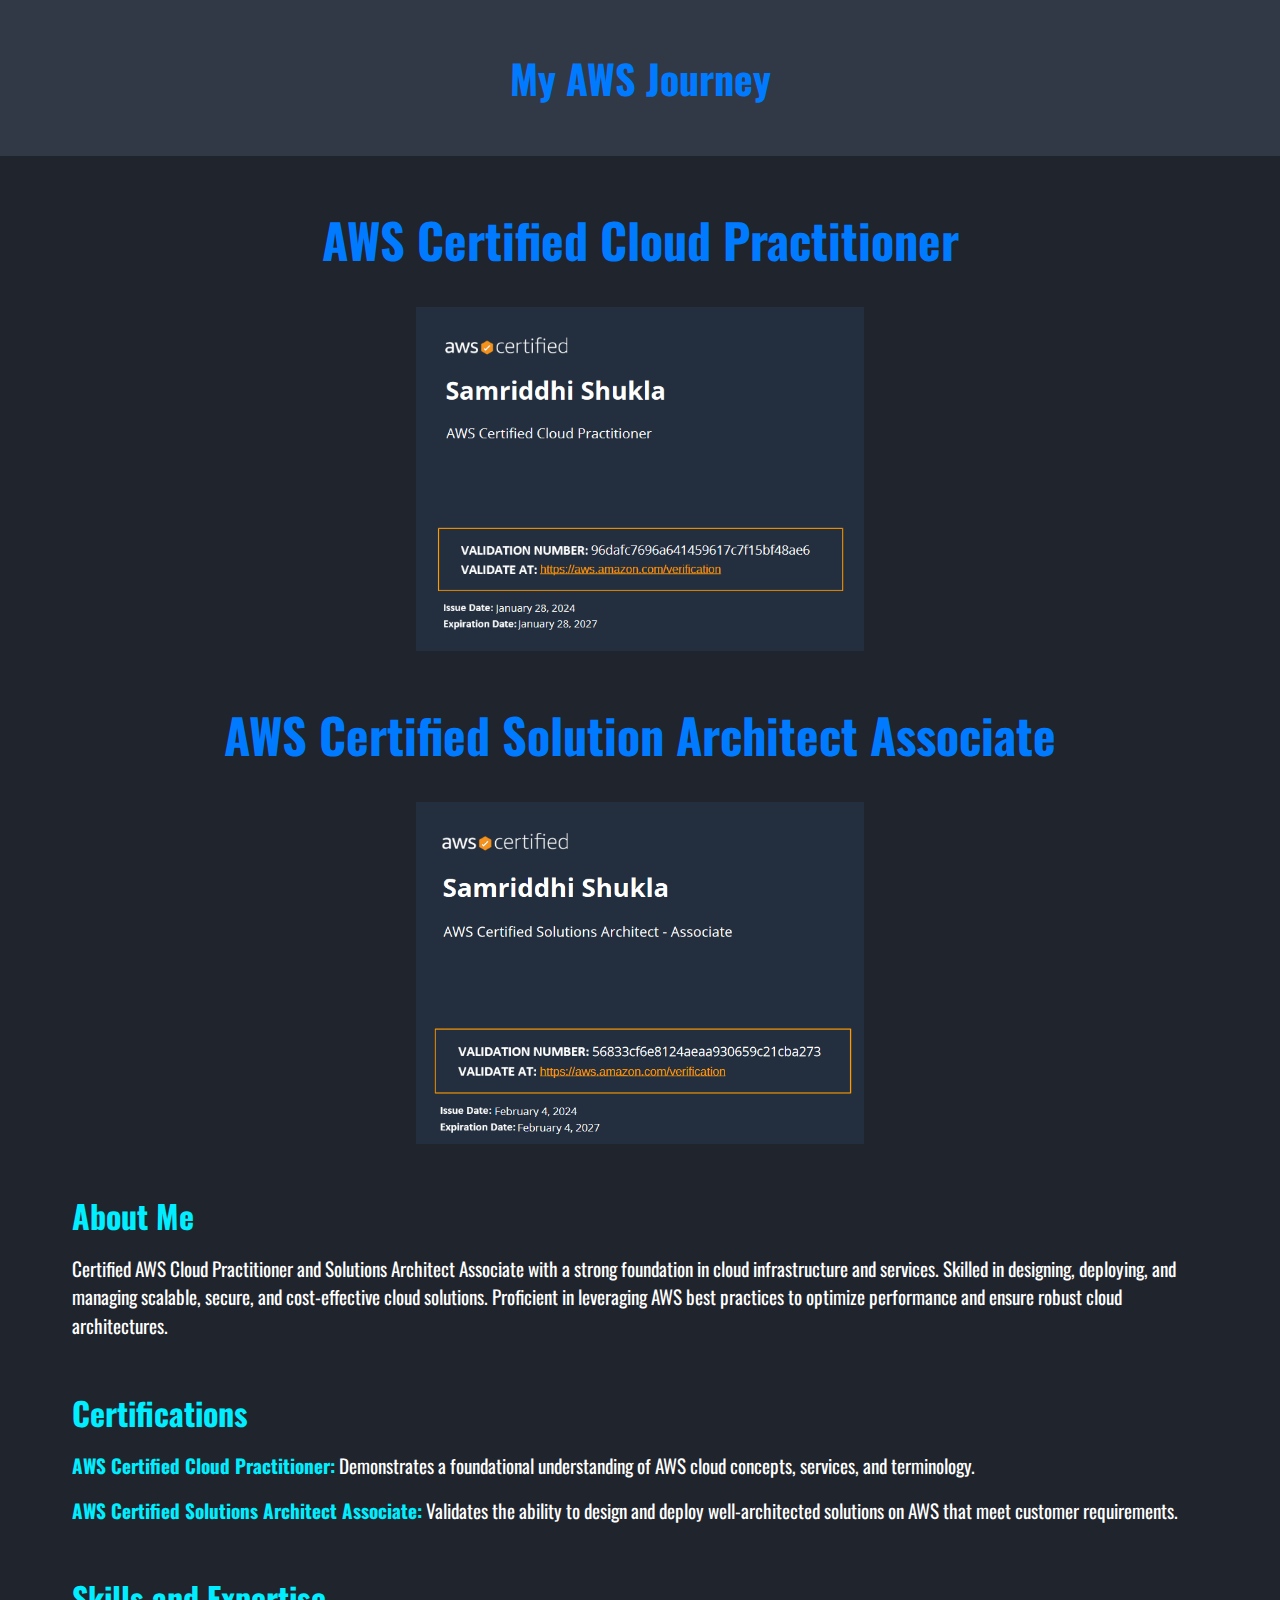
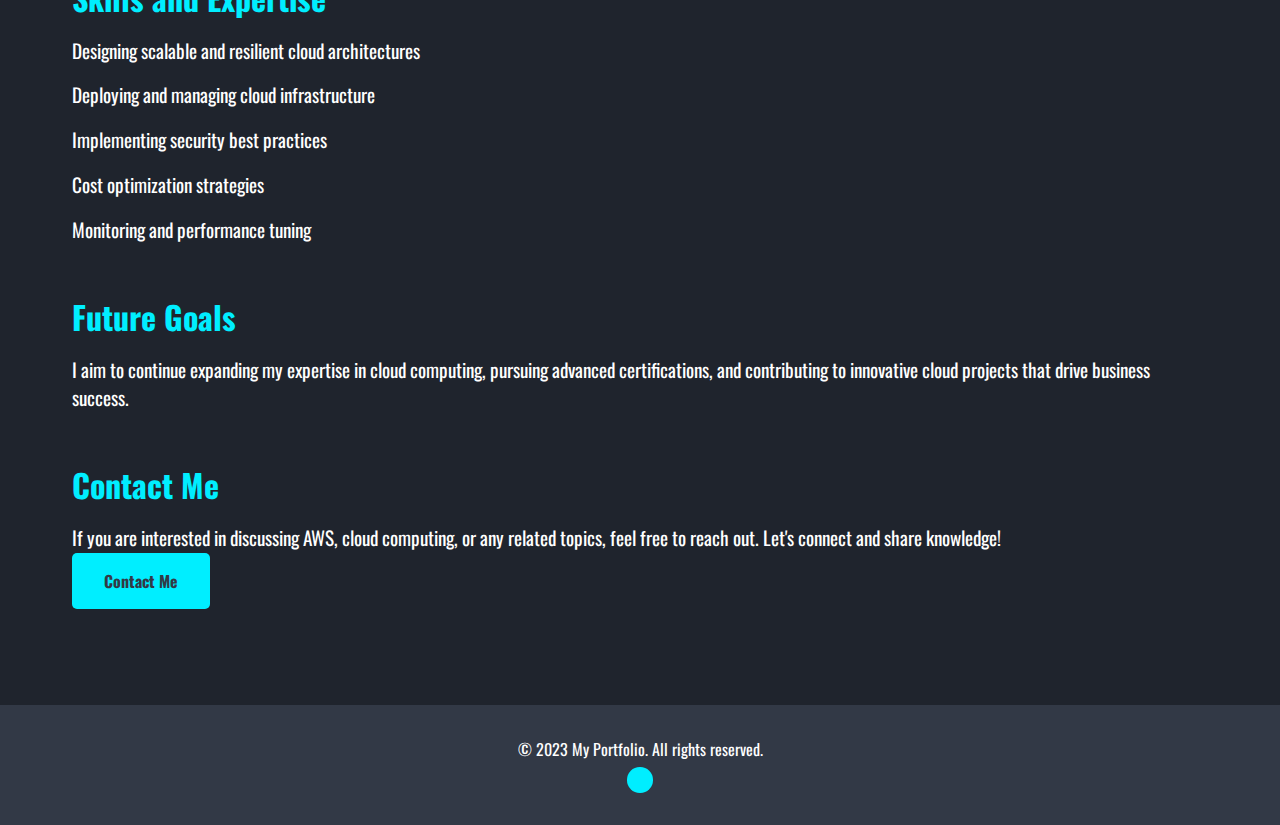
<file: digportfolio/awsread.html>
<!DOCTYPE html>
<html lang="en">
<head>
    <meta charset="UTF-8">
    <meta name="viewport" content="width=device-width, initial-scale=1.0">
    <title>AWS Certified Cloud Practitioner and Solutions Architect Associate</title>
    <link rel="stylesheet" href="css/awsstyle.css">
</head>
<body>
    <header class="header">
        <div class="container">
            <div class="logo">
                <h1>My AWS Journey</h1>
            </div>
        </div>
    </header>

    <section class="aws-journey" id="awsjourney">
        <div class="container">
            <h1 class="heading">AWS Certified Cloud Practitioner </h1>
            <div class="home-img">
                <img src="images/awsCP.png" alt=" ">
            </div>
            <h1 class="heading">AWS Certified Solution Architect Associate</h1>
            <div class="home-img">
                <img src="images/awsSA.png" alt=" ">
            </div>
            <div class="content">
                <div class="section">
                    <h2>About Me</h2>
                    <p>Certified AWS Cloud Practitioner and Solutions Architect Associate with a strong foundation in cloud infrastructure and services. Skilled in designing, deploying, and managing scalable, secure, and cost-effective cloud solutions. Proficient in leveraging AWS best practices to optimize performance and ensure robust cloud architectures.</p>
                </div>
                <div class="section">
                    <h2>Certifications</h2>
                    <ul>
                        <li><b>AWS Certified Cloud Practitioner:</b> Demonstrates a foundational understanding of AWS cloud concepts, services, and terminology.</li>
                        <li><b>AWS Certified Solutions Architect Associate:</b> Validates the ability to design and deploy well-architected solutions on AWS that meet customer requirements.</li>
                    </ul>
                </div>
                <div class="section">
                    <h2>Skills and Expertise</h2>
                    <ul>
                        <li>Designing scalable and resilient cloud architectures</li>
                        <li>Deploying and managing cloud infrastructure</li>
                        <li>Implementing security best practices</li>
                        <li>Cost optimization strategies</li>
                        <li>Monitoring and performance tuning</li>
                    </ul>
                </div>
               
                <div class="section">
                    <h2>Future Goals</h2>
                    <p>I aim to continue expanding my expertise in cloud computing, pursuing advanced certifications, and contributing to innovative cloud projects that drive business success.</p>
                </div>
                <div class="section">
                    <h2>Contact Me</h2>
                    <p>If you are interested in discussing AWS, cloud computing, or any related topics, feel free to reach out. Let's connect and share knowledge!</p>
                    <a href="https://www.linkedin.com/in/samriddhi-shukla-90a04320b" class="btn">Contact Me</a>
                </div>
            </div>
        </div>
    </section>

    <footer class="footer">
        <div class="footer-text">
            <p>&copy; 2023 My Portfolio. All rights reserved.</p>
        </div>
        <div class="footer-iconTop">
            <a href="#home"><i class='bx bx-up-arrow-alt' ></i></a>
        </div>
    </footer>
</body>
</html>
</file>
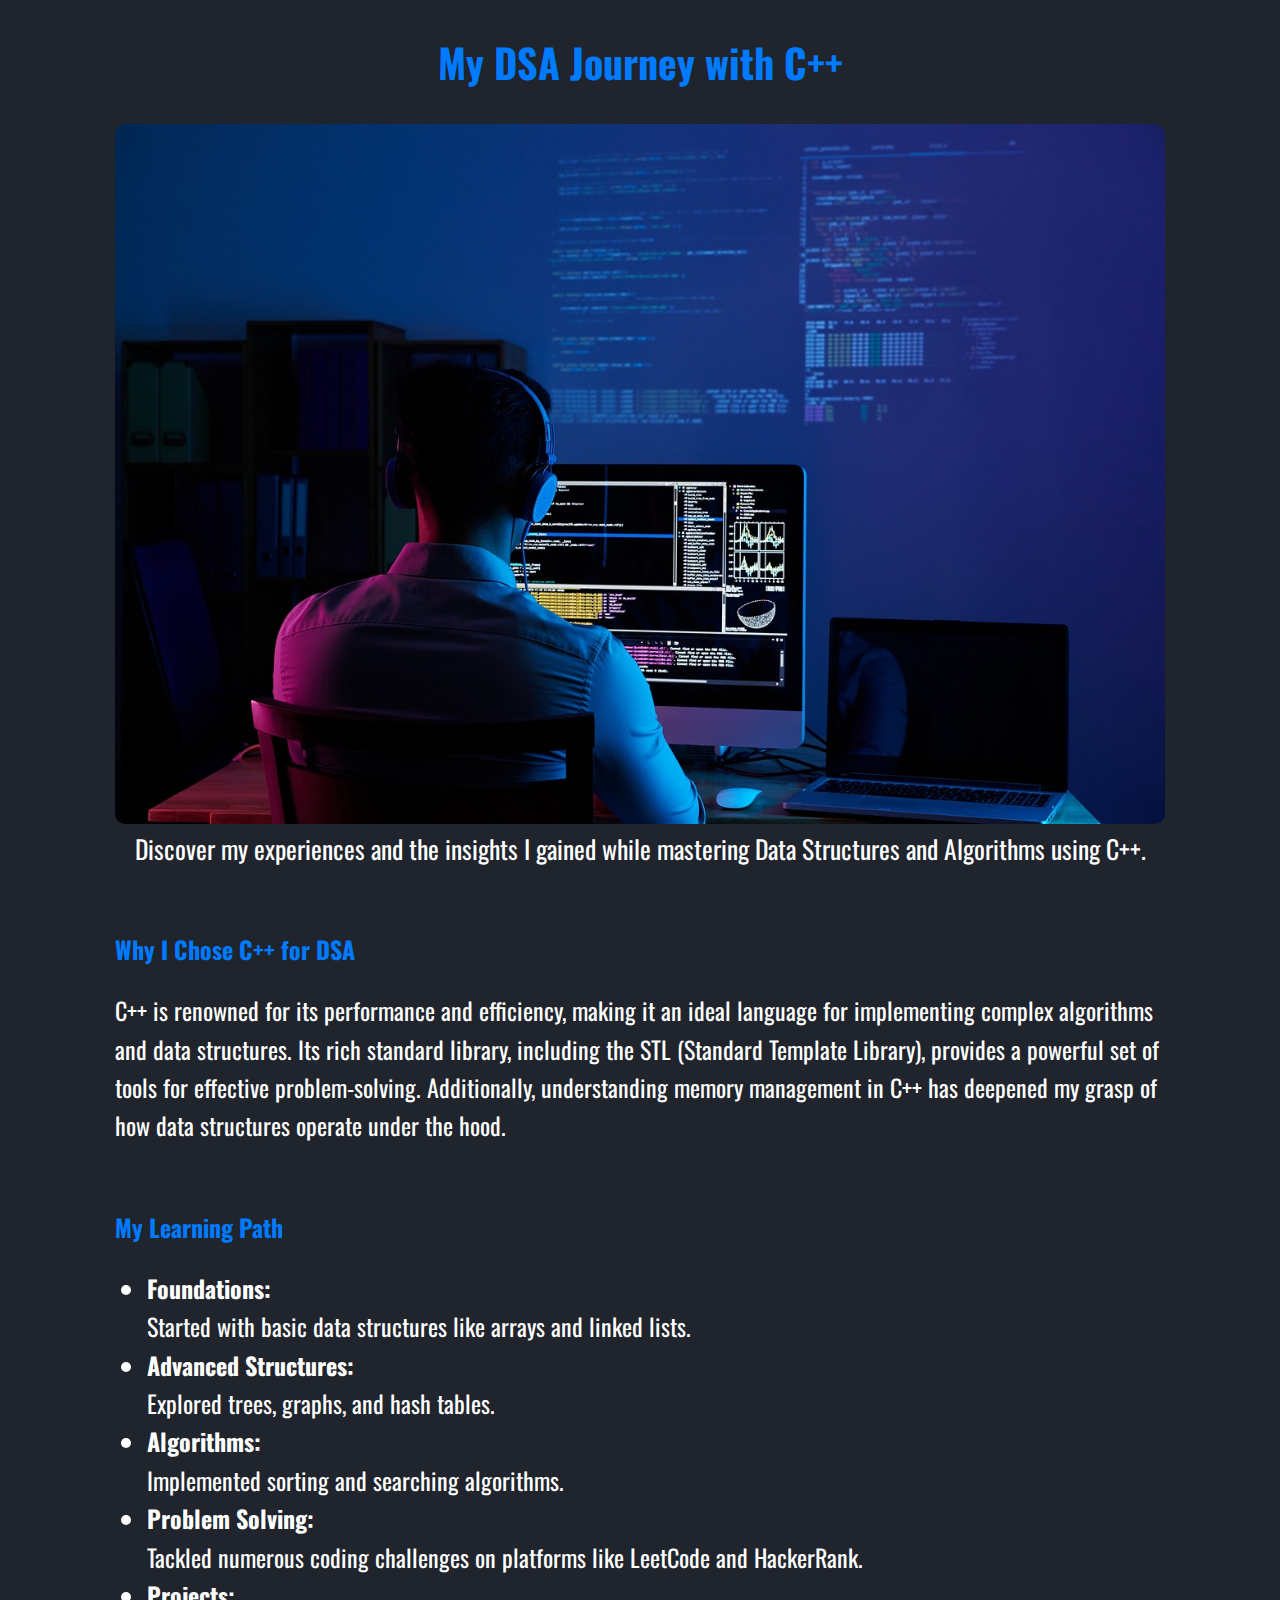
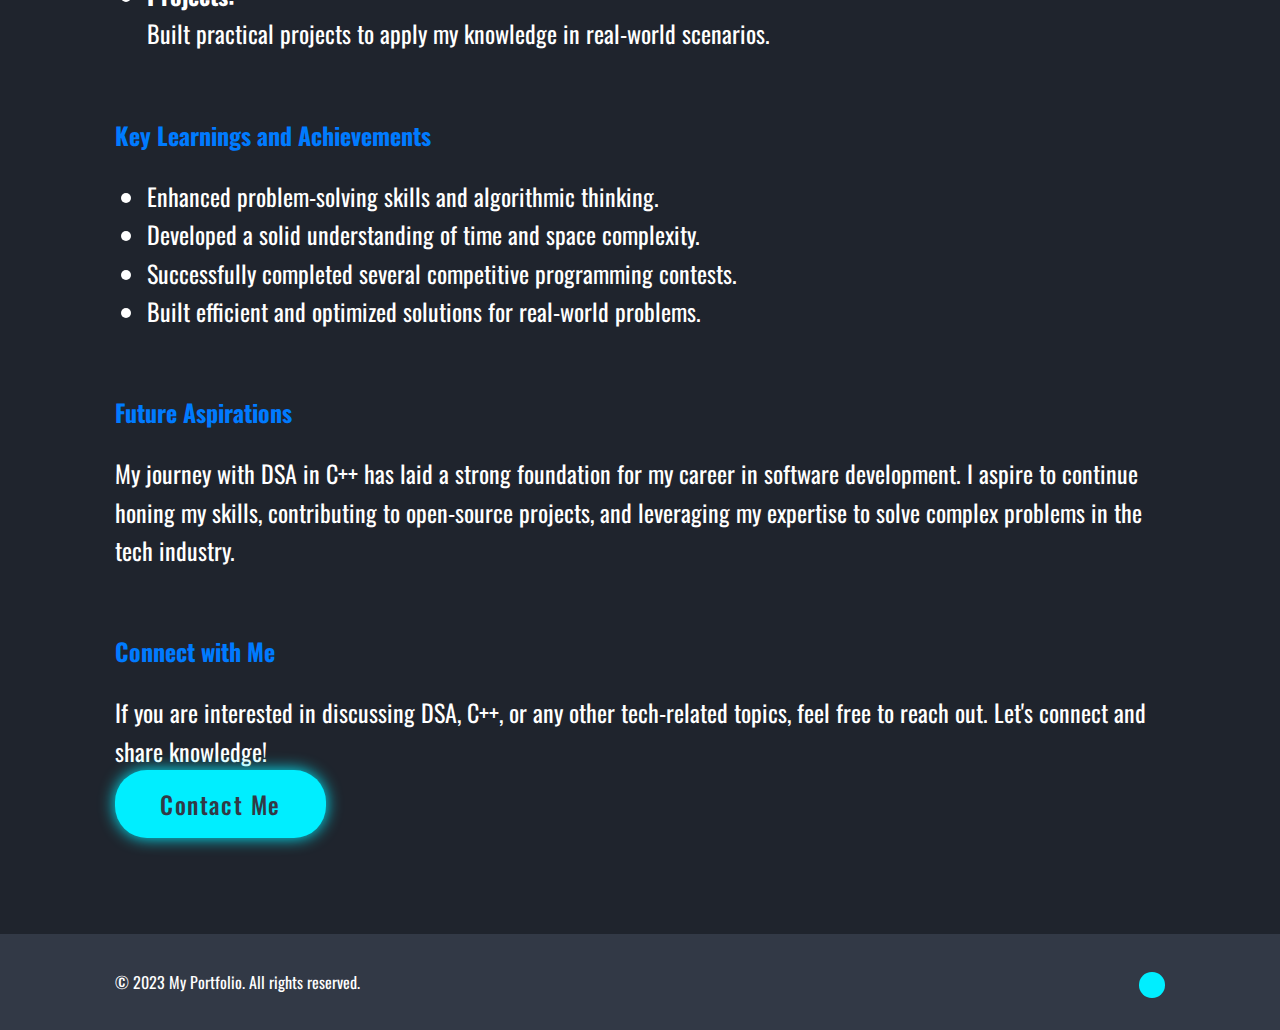
<file: digportfolio/dsaservice.html>
<!DOCTYPE html>
<html lang="en">
<head>
    <meta charset="UTF-8">
    <meta name="viewport" content="width=device-width, initial-scale=1.0">
    <title>SERVICES</title>
    <link href='https://unpkg.com/boxicons@2.1.4/css/boxicons.min.css' rel='stylesheet'>
    <link rel="stylesheet" href="css/dsastylesheet.css">
</head>
<body>
   

    <section class="dsa-journey" >
        <div class="container">
            <h1 class="heading">My DSA Journey with C++</h1>
            <div class="home-img">
                <img src="images/c++.jpg" alt=" ">
            </div>
        
            <p class="intro">Discover my experiences and the insights I gained while mastering Data Structures and Algorithms using C++.</p>
            

            <div class="content">
                <div class="section">
                    <h2>Why I Chose C++ for DSA</h2>
                    <p>C++ is renowned for its performance and efficiency, making it an ideal language for implementing complex algorithms and data structures. Its rich standard library, including the STL (Standard Template Library), provides a powerful set of tools for effective problem-solving. Additionally, understanding memory management in C++ has deepened my grasp of how data structures operate under the hood.</p>
                </div>

                <div class="section">
                    <h2>My Learning Path</h2>
                    <ul>
                        <li><b>Foundations:</b><br>Started with basic data structures like arrays and linked lists.</li>
                        <li><b>Advanced Structures:</b>  <br> Explored trees, graphs, and hash tables.</li>
                        <li><b>Algorithms:</b>  <br> Implemented sorting and searching algorithms.</li>
                        <li><b>Problem Solving:</b>   <br>Tackled numerous coding challenges on platforms like LeetCode and HackerRank.</li>
                        <li><b>Projects:</b>  <br> Built practical projects to apply my knowledge in real-world scenarios.</li>
                    </ul>
                </div>

                <div class="section">
                    <h2>Key Learnings and Achievements</h2>
                    <ul>
                        <li>Enhanced problem-solving skills and algorithmic thinking.</li>
                        <li>Developed a solid understanding of time and space complexity.</li>
                        <li>Successfully completed several competitive programming contests.</li>
                        <li>Built efficient and optimized solutions for real-world problems.</li>
                    </ul>
                </div>

                <div class="section">
                    <h2>Future Aspirations</h2>
                    <p>My journey with DSA in C++ has laid a strong foundation for my career in software development. I aspire to continue honing my skills, contributing to open-source projects, and leveraging my expertise to solve complex problems in the tech industry.</p>
                </div>

                <div class="section">
                    <h2>Connect with Me</h2>
                    <p>If you are interested in discussing DSA, C++, or any other tech-related topics, feel free to reach out. Let's connect and share knowledge!</p>
                    <a href="https://www.linkedin.com/in/samriddhi-shukla-90a04320b" class="btn">Contact Me</a>
                </div>
            </div>
        </div>
    </section>

    <footer class="footer">
        <div class="footer-text">
            <p>&copy; 2023 My Portfolio. All rights reserved.</p>
        </div>
        <div class="footer-iconTop">
            <a href="#top"><i class="fas fa-arrow-up"></i></a>
        </div>
    </footer>
</body>
</html>
</file>
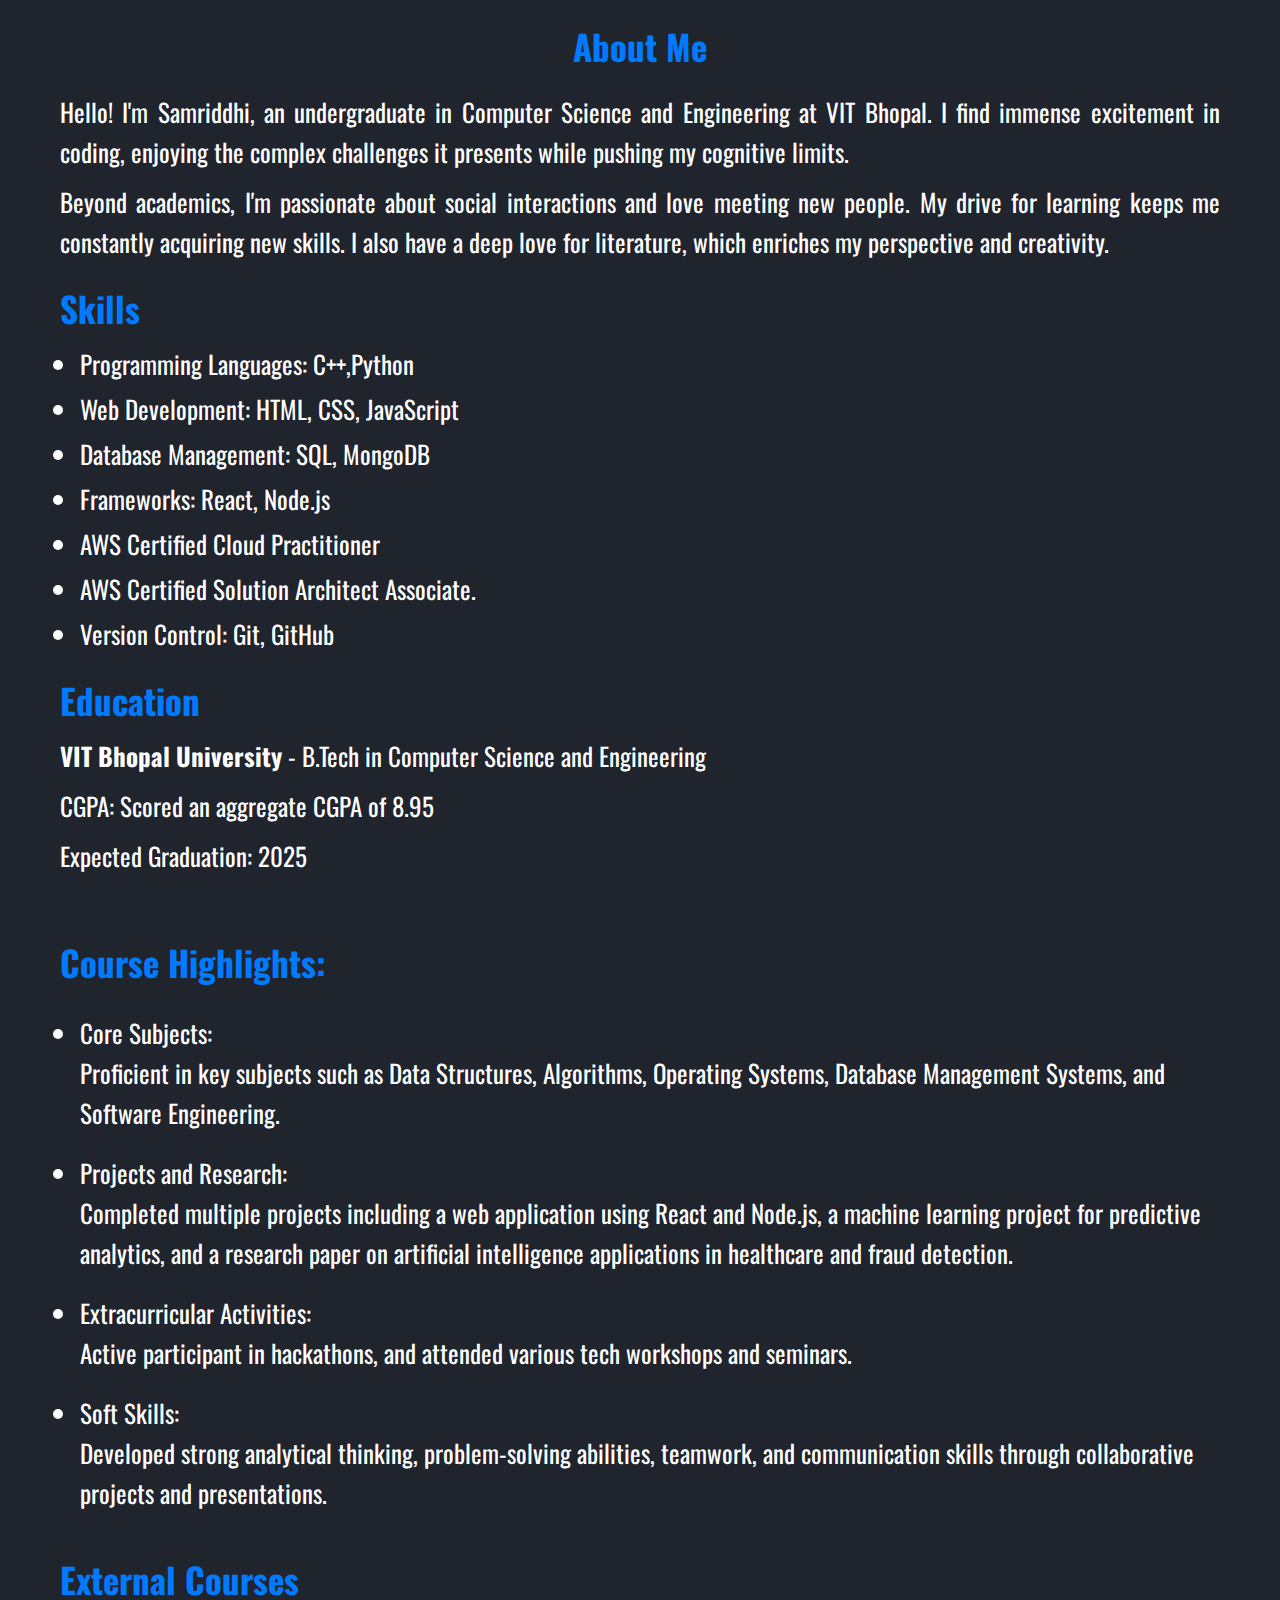
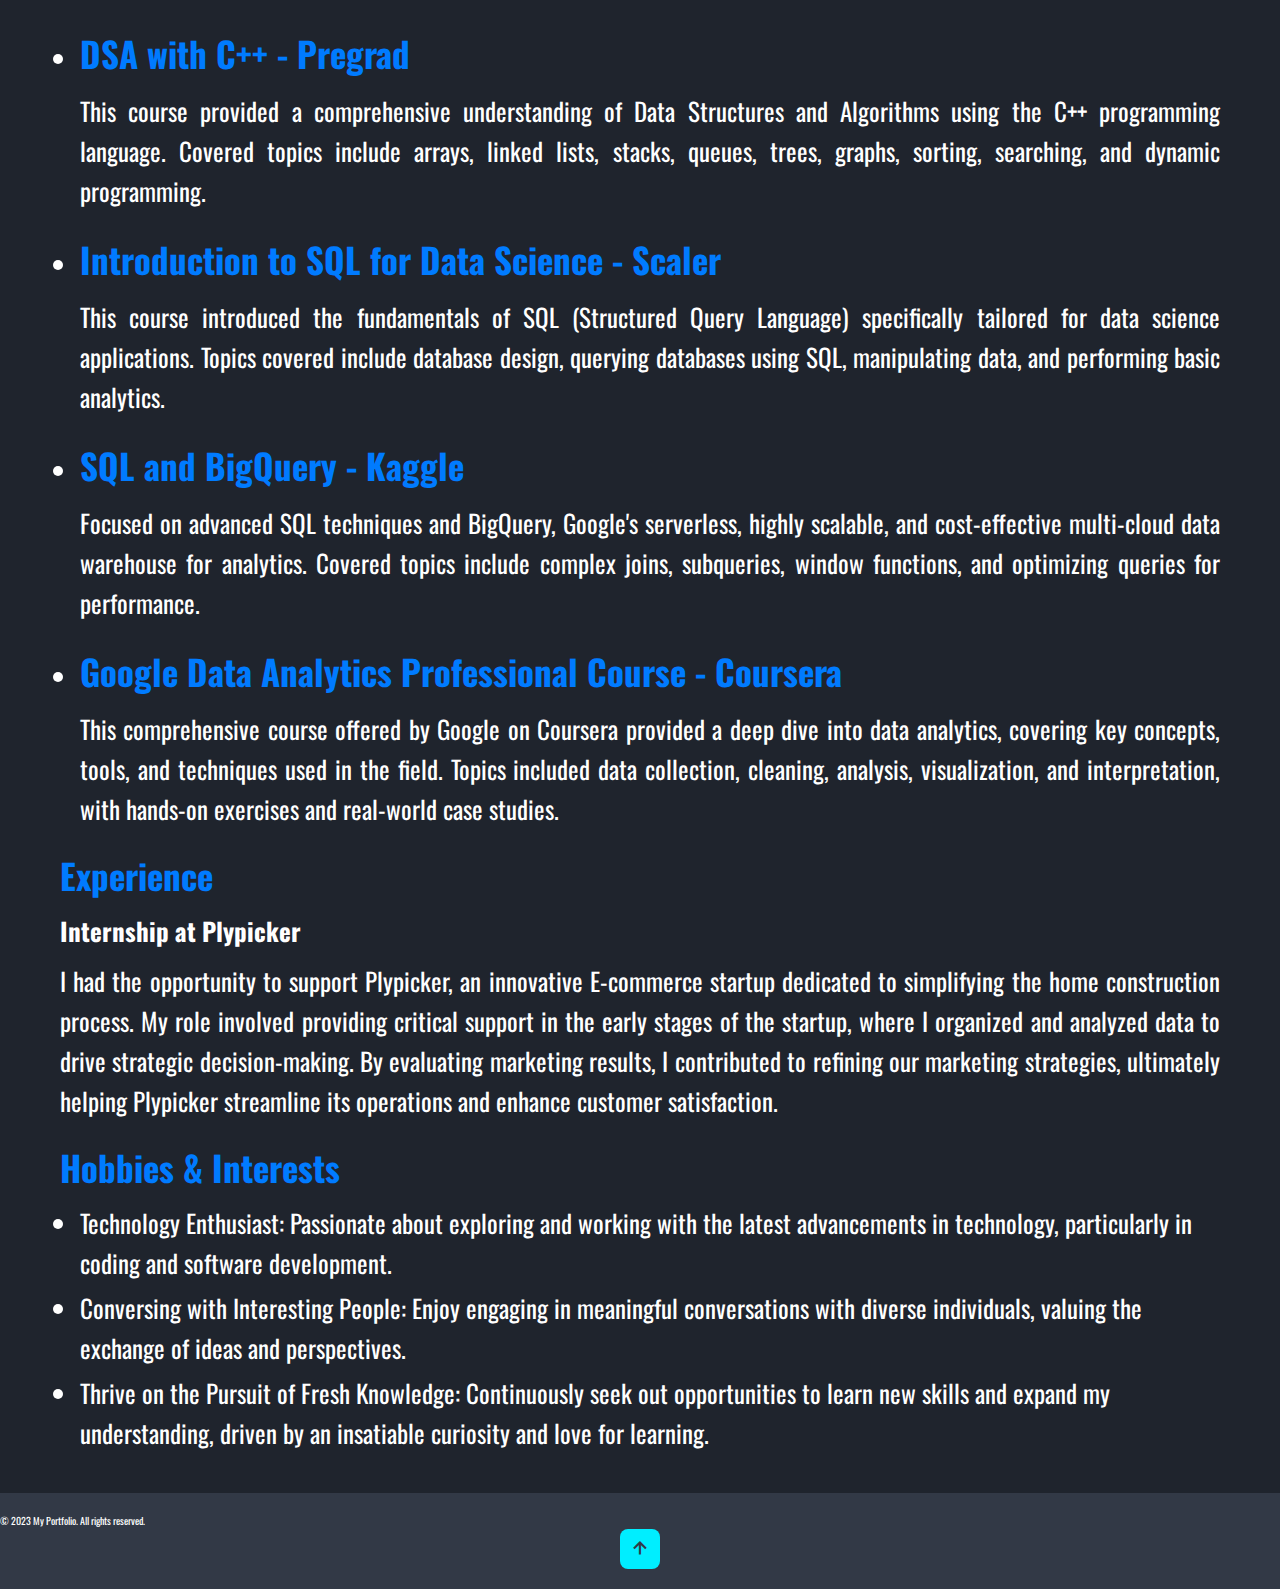
<file: digportfolio/readmoreabout.html>
<!DOCTYPE html>
<html lang="en">
<head>
    <meta charset="UTF-8">
    <meta name="viewport" content="width=device-width, initial-scale=1.0">
    <title>ABOUT</title>
    <link href='https://unpkg.com/boxicons@2.1.4/css/boxicons.min.css' rel='stylesheet'>
    <link rel="stylesheet" href="css/styleabout.css">
</head>
<body>
    <section id="about" class="about-section">
        <div class="container">
            <h1>About Me</h1>
            <p>Hello! I'm Samriddhi, an undergraduate in Computer Science and Engineering at VIT Bhopal. I find immense excitement in coding, enjoying the complex challenges it presents while pushing my cognitive limits.</p>
            <p>Beyond academics, I'm passionate about social interactions and love meeting new people. My drive for learning keeps me constantly acquiring new skills. I also have a deep love for literature, which enriches my perspective and creativity.</p>
            
            <h2>Skills</h2>
            <ul>
                <li>Programming Languages: C++,Python</li>
                <li>Web Development: HTML, CSS, JavaScript</li>
                <li>Database Management: SQL, MongoDB</li>
                <li>Frameworks: React, Node.js</li>
                <li>AWS Certified Cloud Practitioner</li>
                <li>AWS Certified Solution Architect Associate.</li>
                <li>Version Control: Git, GitHub</li>

            </ul>
            
            <h2>Education</h2>
            <p><strong>VIT Bhopal University</strong> - B.Tech in Computer Science and Engineering</p>
            <p>CGPA: Scored an aggregate CGPA of 8.95 </p>
            <p>Expected Graduation: 2025</p><br><br>
            <h2>Course Highlights: </h2><br> 
            <ul>
                <li>Core Subjects: <br>Proficient in key subjects such as Data Structures, Algorithms, Operating Systems, Database Management Systems, and Software Engineering.</li> <br>
                <li>Projects and Research:<br> Completed multiple projects including a web application using React and Node.js, a machine learning project for predictive analytics, and a research paper on artificial intelligence applications in healthcare and fraud detection.</li><br>
                <li>Extracurricular Activities: <br>Active participant in hackathons, and attended various tech workshops and seminars.</li><br>
                <li>Soft Skills: <br>Developed strong analytical thinking, problem-solving abilities, teamwork, and communication skills through collaborative projects and presentations.</li><br>

            </ul>

            <h2> External Courses</h2>
            <ul>
                <li>
                    <h2>DSA with C++ - Pregrad</h2>
                    <p>This course provided a comprehensive understanding of Data Structures and Algorithms using the C++ programming language. Covered topics include arrays, linked lists, stacks, queues, trees, graphs, sorting, searching, and dynamic programming.</p>
                </li>
                <li>
                    <h2>Introduction to SQL for Data Science - Scaler</h2>
                    <p>This course introduced the fundamentals of SQL (Structured Query Language) specifically tailored for data science applications. Topics covered include database design, querying databases using SQL, manipulating data, and performing basic analytics.</p>
                </li>
                <li>
                    <h2>SQL and BigQuery - Kaggle</h2>
                    <p>Focused on advanced SQL techniques and BigQuery, Google's serverless, highly scalable, and cost-effective multi-cloud data warehouse for analytics. Covered topics include complex joins, subqueries, window functions, and optimizing queries for performance.</p>
                </li>
                <li>
                    <h2>Google Data Analytics Professional Course - Coursera</h2>
                    <p>This comprehensive course offered by Google on Coursera provided a deep dive into data analytics, covering key concepts, tools, and techniques used in the field. Topics included data collection, cleaning, analysis, visualization, and interpretation, with hands-on exercises and real-world case studies.</p>
                </li>
            </ul>

            
            
            <h2>Experience</h2>
            <p><strong>Internship at Plypicker</strong></p>
            <p>I had the opportunity to support Plypicker, an innovative E-commerce startup dedicated to simplifying the home construction process. My role involved providing critical support in the early stages of the startup, where I organized and analyzed data to drive strategic decision-making. By evaluating marketing results, I contributed to refining our marketing strategies, ultimately helping Plypicker streamline its operations and enhance customer satisfaction.</p>
            <h2>Hobbies & Interests</h2>
            <ul>
                <li>Technology Enthusiast: Passionate about exploring and working with the latest advancements in technology, particularly in coding and software development.</li>
                <li>Conversing with Interesting People: Enjoy engaging in meaningful conversations with diverse individuals, valuing the exchange of ideas and perspectives.</li>
                <li>Thrive on the Pursuit of Fresh Knowledge: Continuously seek out opportunities to learn new skills and expand my understanding, driven by an insatiable curiosity and love for learning.</li>
                
            </ul>
        </div>
        <footer class="footer">
            <div class="footer-text">
                <p>&copy; 2023 My Portfolio. All rights reserved.</p>
            </div>
            <div class="footer-iconTop">
                <a href="#home"><i class='bx bx-up-arrow-alt' ></i></a>
            </div>
        </footer>
    </section>
    
</body>
</html>
</file>
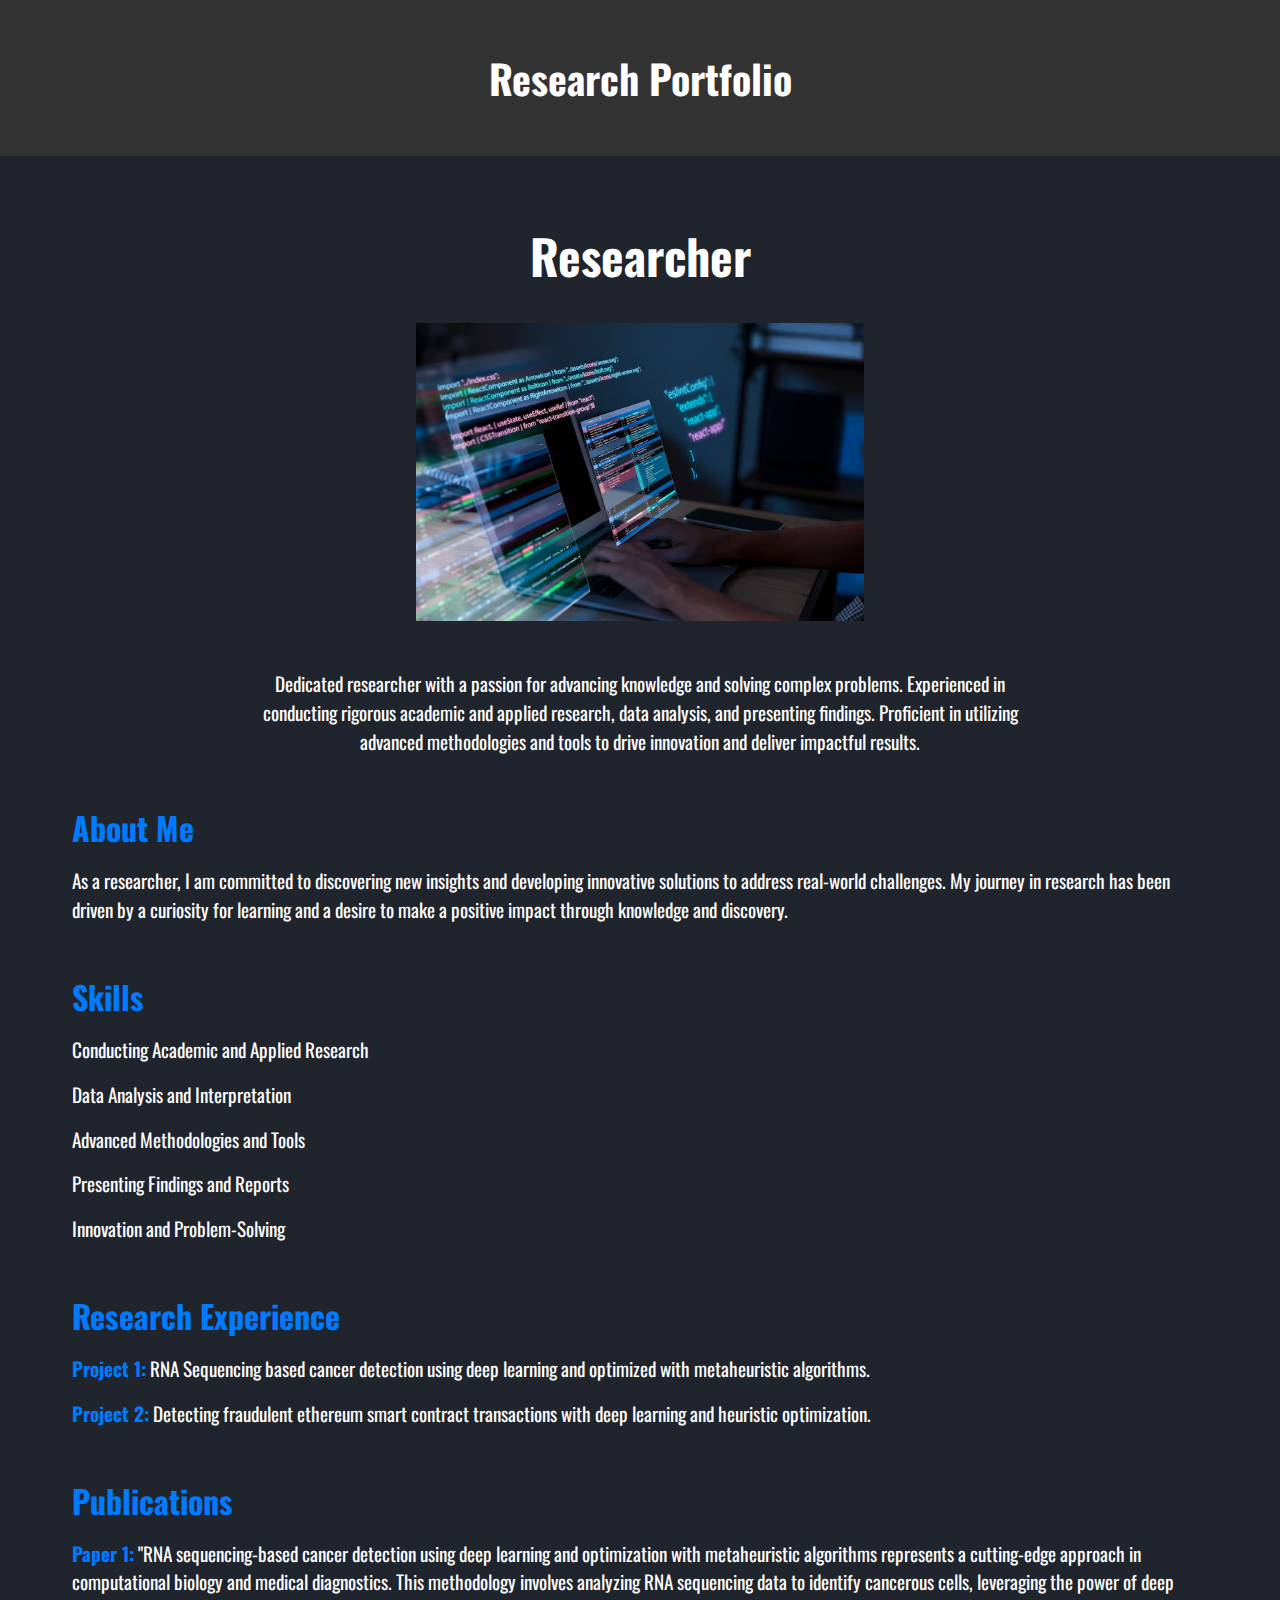
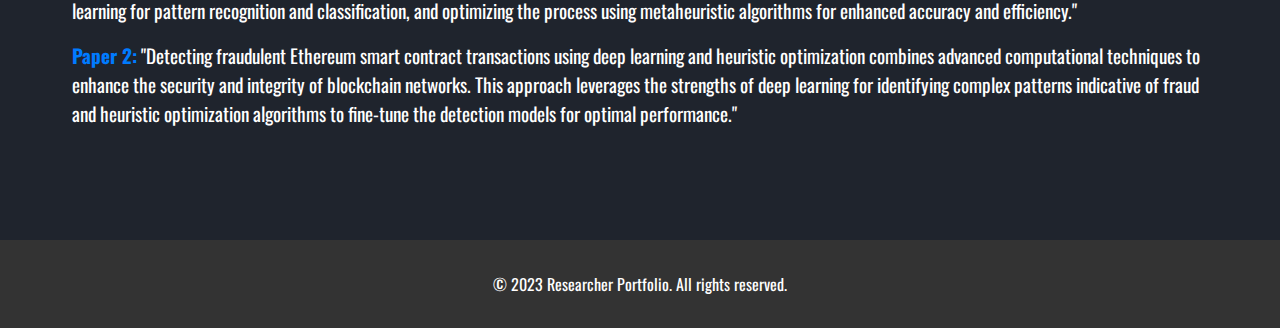
<file: digportfolio/researchread.html>
<!DOCTYPE html>
<html lang="en">
<head>
    <meta charset="UTF-8">
    <meta name="viewport" content="width=device-width, initial-scale=1.0">
    <title>Researcher Portfolio</title>
    <link rel="stylesheet" href="css/researchstyle.css">
</head>
<body>
    <header class="header">
        <div class="container">
            <div class="logo">
                <h1>Research Portfolio</h1>
            </div>
        </div>
    </header>

    <section class="researcher" id="researcher">
        <div class="container">
            <h1 class="heading">Researcher</h1>
            <div class="home-img">
                <img src="images/dsa.avif" alt=" ">
            </div>
            <p class="intro">Dedicated researcher with a passion for advancing knowledge and solving complex problems. Experienced in conducting rigorous academic and applied research, data analysis, and presenting findings. Proficient in utilizing advanced methodologies and tools to drive innovation and deliver impactful results.</p>
            <div class="content">
                <div class="section">
                    <h2>About Me</h2>
                    <p>As a researcher, I am committed to discovering new insights and developing innovative solutions to address real-world challenges. My journey in research has been driven by a curiosity for learning and a desire to make a positive impact through knowledge and discovery.</p>
                </div>
                <div class="section">
                    <h2>Skills</h2>
                    <ul>
                        <li>Conducting Academic and Applied Research</li>
                        <li>Data Analysis and Interpretation</li>
                        <li>Advanced Methodologies and Tools</li>
                        <li>Presenting Findings and Reports</li>
                        <li>Innovation and Problem-Solving</li>
                    </ul>
                </div>
                <div class="section">
                    <h2>Research Experience</h2>
                    <ul>
                        <li><b>Project 1:</b> RNA Sequencing based cancer detection using deep learning and optimized with metaheuristic algorithms. </li>
                        <li><b>Project 2:</b> Detecting fraudulent ethereum smart contract transactions with deep learning and heuristic optimization.</li>
                        
                    </ul>
                </div>
                <div class="section">
                    <h2>Publications</h2>
                    <ul>
                        <li><b>Paper 1:</b> "RNA sequencing-based cancer detection using deep learning and optimization with metaheuristic algorithms represents a cutting-edge approach in computational biology and medical diagnostics. This methodology involves analyzing RNA sequencing data to identify cancerous cells, leveraging the power of deep learning for pattern recognition and classification, and optimizing the process using metaheuristic algorithms for enhanced accuracy and efficiency."</li>
                        <li><b>Paper 2:</b> "Detecting fraudulent Ethereum smart contract transactions using deep learning and heuristic optimization combines advanced computational techniques to enhance the security and integrity of blockchain networks. This approach leverages the strengths of deep learning for identifying complex patterns indicative of fraud and heuristic optimization algorithms to fine-tune the detection models for optimal performance."</li>
                        
                    </ul>
                </div>
                
            </div>
        </div>
    </section>

    <footer class="footer">
        <div class="footer-text">
            <p>&copy; 2023 Researcher Portfolio. All rights reserved.</p>
        </div>
    </footer>
</body>
</html>
</file>
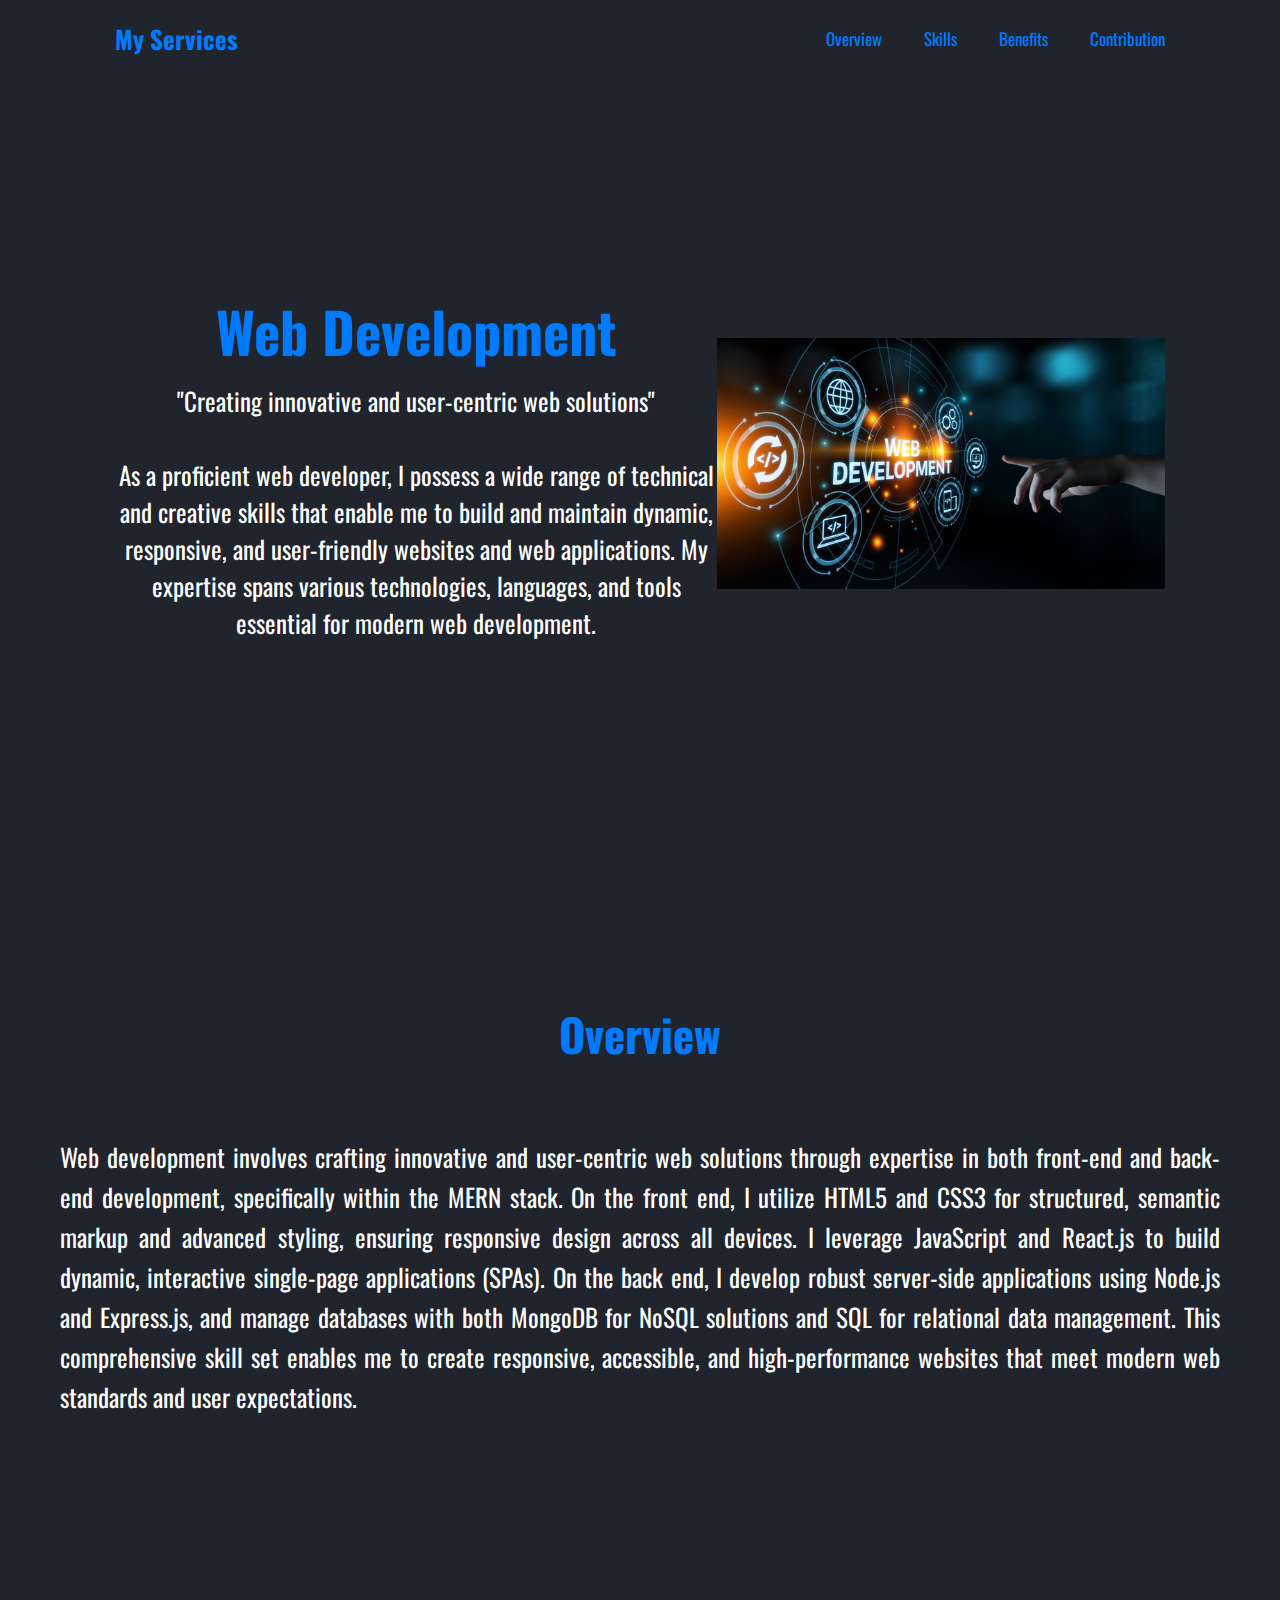
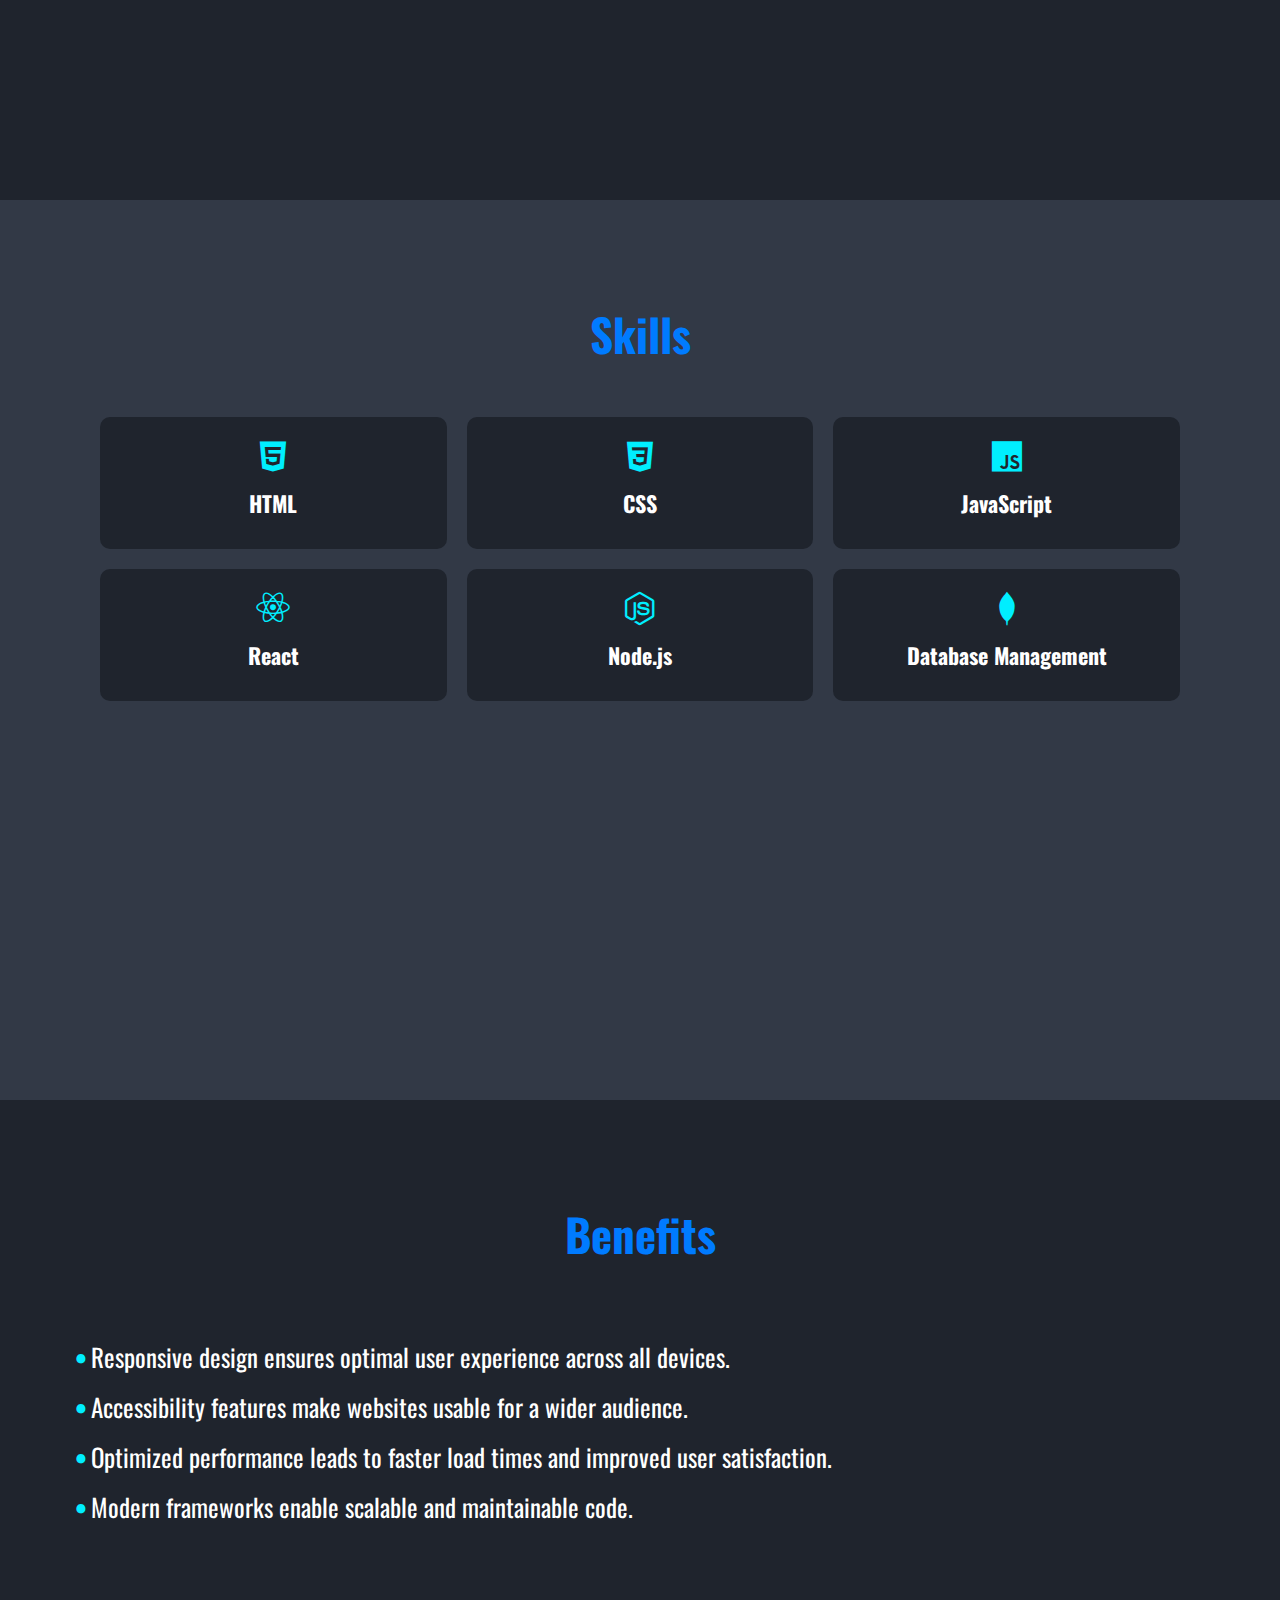
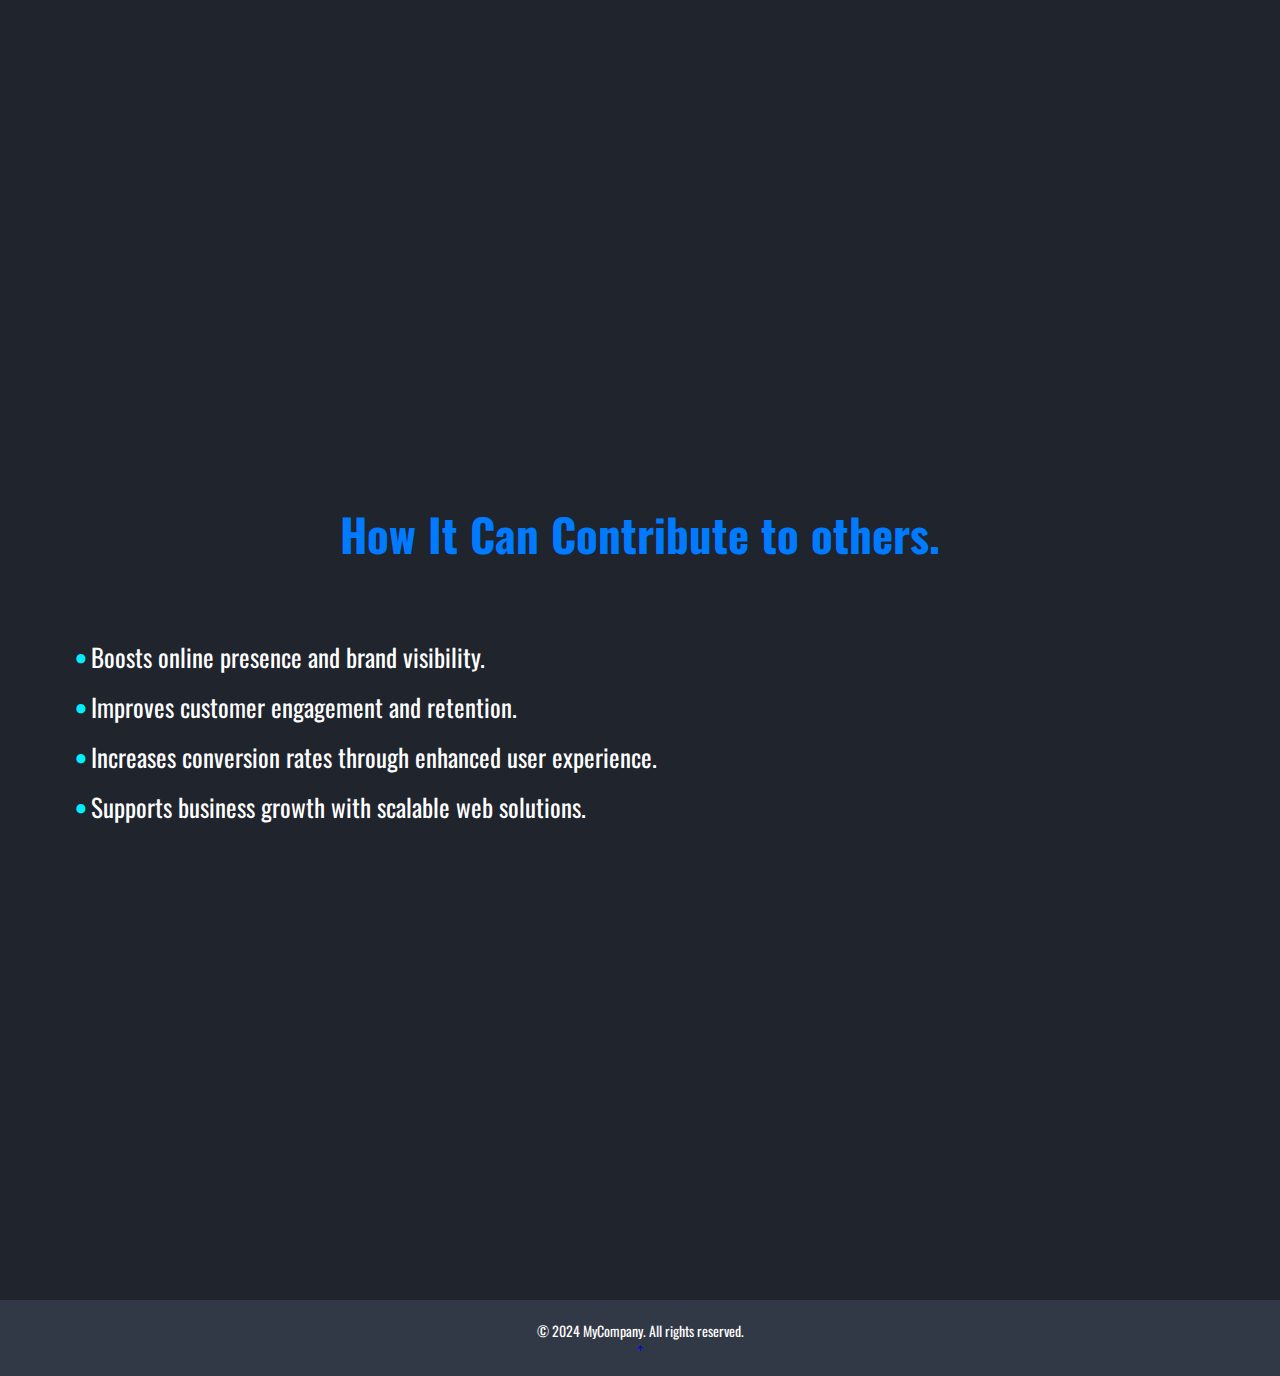
<file: digportfolio/servicesread.html>
<!DOCTYPE html>
<html lang="en">
<head>
    <meta charset="UTF-8">
    <meta name="viewport" content="width=device-width, initial-scale=1.0">
    <title>SERVICES</title>
    <link href='https://unpkg.com/boxicons@2.1.4/css/boxicons.min.css' rel='stylesheet'>
    <link rel="stylesheet" href="css/servicestyle.css">
</head>
<body>
   
    <header class="header">
        <div class="logo">My Services</div>
        <nav class="navbar">
            <a href="#overview">Overview</a>
            <a href="#skills">Skills</a>
            <a href="#benefits">Benefits</a>
            <a href="#contribution">Contribution</a>
        </nav>
        <div id="menu-icon" class="bx bx-menu"></div>
    </header>

    <section class="home" id="home">
        <div class="home-content">
            <h1>Web Development</h1>
            <h3>"Creating innovative and user-centric web solutions"<br><br>As a proficient web developer, I possess a wide range of technical and creative skills that enable me to build and maintain dynamic, responsive, and user-friendly websites and web applications. My expertise spans various technologies, languages, and tools essential for modern web development.</h3>
        </div>
        <div class="home-img">
            <img src="images/webdev.jpg" alt=" ">
        </div>
    </section>

    <section class="overview section" id="overview">
        <h2 class="heading">Overview</h2>
        <div class="container">
            <p>Web development involves crafting innovative and user-centric web solutions through expertise in both front-end and back-end development, specifically within the MERN stack. On the front end, I utilize HTML5 and CSS3 for structured, semantic markup and advanced styling, ensuring responsive design across all devices. I leverage JavaScript and React.js to build dynamic, interactive single-page applications (SPAs). On the back end, I develop robust server-side applications using Node.js and Express.js, and manage databases with both MongoDB for NoSQL solutions and SQL for relational data management. This comprehensive skill set enables me to create responsive, accessible, and high-performance websites that meet modern web standards and user expectations.</p>
        </div>
    </section>

    <section class="skills section" id="skills">
        <h2 class="heading">Skills</h2>
        <div class="container skill-container">
            <div class="skill-box">
                <i class='bx bxl-html5'></i>
                <h3>HTML</h3>
            </div>
            <div class="skill-box">
                <i class='bx bxl-css3'></i>
                <h3>CSS</h3>
            </div>
            <div class="skill-box">
                <i class='bx bxl-javascript'></i>
                <h3>JavaScript</h3>
            </div>
            <div class="skill-box">
                <i class='bx bxl-react'></i>
                <h3>React</h3>
            </div>
            <div class="skill-box">
                <i class='bx bxl-nodejs'></i>
                <h3>Node.js</h3>
            </div>
            <div class="skill-box">
                <i class='bx bxl-mongodb'></i>
                <h3>Database Management</h3>
            </div>
        </div>
    </section>

    <section class="benefits section" id="benefits">
        <h2 class="heading">Benefits</h2>
        <div class="container">
            <ul>
                <li> Responsive design ensures optimal user experience across all devices.</li>
                <li> Accessibility features make websites usable for a wider audience.</li>
                <li> Optimized performance leads to faster load times and improved user satisfaction.</li>
                <li> Modern frameworks enable scalable and maintainable code.</li>
            </ul>
        </div>
    </section>

    <section class="contribution section" id="contribution">
        <h2 class="heading">How It Can Contribute to others.</h2>
        <div class="container">
            <ul>
                <li> Boosts online presence and brand visibility.</li>
                <li> Improves customer engagement and retention.</li>
                <li> Increases conversion rates through enhanced user experience.</li>
                <li> Supports business growth with scalable web solutions.</li>
            </ul>
        </div>
    </section>

    <footer class="footer">
        <div class="footer-text">
            <p>&copy; 2024 MyCompany. All rights reserved.</p>
        </div>
        <div class="footer-iconTop">
            <a href="#"><i class='bx bx-up-arrow-alt'></i></a>
        </div>
    </footer>
</body>
</html>
</file>
<file: digportfolio/css/awsstyle.css>
@import url('https://fonts.googleapis.com/css2?family=Oswald:wght@200..700&display=swap');

* {
    margin: 0;
    padding: 0;
    box-sizing: border-box;
    text-decoration: none;
    border: none;
    outline: none;
    scroll-behavior: smooth;
    font-family: "Oswald", sans-serif;
}

:root {
    --bg-color: #1f242d;
    --second-bg-color: #323946;
    --text-color: #fff;
    --main-color: #0ef;
    --heading-color: #007bff;
    --heading-hover-color: #0ef;
}
.container {
    max-width: 1200px;
    margin: 0 auto;
    padding: 2rem;
}
body {
    background: var(--bg-color);
    color: var(--text-color);
}

/* Header */
.header {
    background-color: #323946;
    color: var(--heading-color);
    padding: 1rem 0;
    text-align: center;
}

.header .logo h1 {
    margin: 0;
    font-size: 2.5rem;
}

/* AWS Journey Section */
.aws-journey {
    padding: 1rem 0;
}

.heading {
    text-align: center;
    font-size: 3rem;
    margin-bottom: 2rem;
    color: var(--heading-color);
}

.home-img {
    display: flex;
    justify-content: center;
    align-items: center;
    margin-bottom: 3rem;
}

.home-img img {
    width: 35vw;
    animation: floatImage 4s ease-in-out infinite;
}

@keyframes floatImage {
    0% {
        transform: translateY(0);
    }
    50% {
        transform: translateY(-2.4rem);
    }
    100% {
        transform: translateY(0);
    }
}

.content .section {
    margin-bottom: 3rem;
}

.content .section h2 {
    font-size: 2rem;
    margin-bottom: 1rem;
    color: #0ef;
}

.content .section p,
.content .section ul {
    font-size: 1.2rem;
    line-height: 1.5;
}

.content .section ul {
    list-style-type: none;
    padding-left: 0;
}

.content .section ul li {
    margin-bottom: 1rem;
}

.content .section ul li b {
    color: #0ef;
}

/* Button */
.btn {
    display: inline-block;
    padding: 1rem 2rem;
    background-color: #0ef;
    color: #323946;
    border-radius: 5px;
    text-align: center;
    font-weight: bold;
    text-decoration: none;
    transition: background-color 0.3s ease;
}

.btn:hover {
    background-color: #08c;
}

/* Footer */
.footer {
    background-color: #323946;
    padding: 2rem 0;
    text-align: center;
    color: #fff;
}

.footer-text p {
    margin: 0;
    font-size: 1rem;
}

.footer-iconTop a {
    display: inline-flex;
    justify-content: center;
    align-items: center;
    padding: 0.8rem;
    background: #0ef;
    border-radius: 0.8rem;
    transition: 0.5s ease;
}

.footer-iconTop a:hover {
    box-shadow: 0 0 1rem #0ef;
}

.footer-iconTop a i {
    font-size: 2.4rem;
    color: #323946;
}
</file>
<file: digportfolio/css/dsastylesheet.css>
@import url('https://fonts.googleapis.com/css2?family=Oswald:wght@200..700&display=swap');

* {
    margin: 0;
    padding: 0;
    box-sizing: border-box;
    text-decoration: none;
    border: none;
    outline: none;
    scroll-behavior: smooth;
    font-family: "Oswald", sans-serif;
}

:root {
    --bg-color: #1f242d;
    --second-bg-color: #323946;
    --text-color: #fff;
    --main-color: #0ef;
    --heading-color: #007bff;
    --heading-hover-color: #0ef;
}

body {
    background: var(--bg-color);
    color: var(--text-color);
}

/* DSA Journey Section */
.dsa-journey {
    padding: 2rem 9% 2rem;
}

.heading {
    font-size: 2.5rem;
    text-align: center;
    margin-bottom: 2rem;
    color: var(--heading-color);
}
.home-img img {
   
    max-width: 100%;
    height: auto;
    border-radius: 10px;
    animation: floatImage 4s ease-in-out infinite;
}

.intro {
    font-size: 1.6rem;
    text-align: center;
    margin-bottom: 4rem;
}

.content {
    max-width: 1200px;
    margin: 0 auto;
}

.section {
    margin-bottom: 4rem;
}

.section h2 {
    font-size: 1.5rem;
    margin-bottom: 1.5rem;
    color: var(--heading-color);
}

.section p,
.section ul {
    font-size: 1.5rem;
    line-height: 1.6;
}

.section ul {
    list-style: disc;
    margin-left: 2rem;
}

.btn {
    display: inline-block;
    padding: 1rem 2.8rem;
    background: var(--main-color);
    border-radius: 2rem;
    box-shadow: 0 0 1rem var(--main-color);
    font-size: 1.5rem;
    color: var(--second-bg-color);
    letter-spacing: .1rem;
    font-weight: 500;
    transition: .5s ease;
    text-align: center;
}

.btn:hover {
    box-shadow: none;
}

/* Footer */
.footer {
    background: var(--second-bg-color);
    padding: 1rem 0;
    text-align: center;
    display: flex;
    justify-content: space-between;
    align-items: center;
    flex-wrap: wrap;
    padding: 2rem 9%;
}

.footer-text p {
    font-size: 1.0rem;
    color: var(--text-color);
}

.footer-iconTop a {
    display: inline-flex;
    justify-content: center;
    align-items: center;
    padding: .8rem;
    background: var(--main-color);
    border-radius: .8rem;
    transition: .5s ease;
}

.footer-iconTop a:hover {
    box-shadow: 0 0 1rem var(--second-bg-color);
}

.footer-iconTop a i {
    font-size: 2.4rem;
    color: var(--second-bg-color);
}

/* Breakpoints */
@media (max-width: 1200px) {
    .dsa-journey {
        padding: 10rem 3% 2rem;
    }
    .footer {
        padding: 2rem 3%;
    }
}

@media (max-width: 450px) {
    .heading {
        font-size: 3.5rem;
    }
    .intro, .section p, .section ul, .footer-text p {
        font-size: 1.4rem;
    }
}
</file>
<file: digportfolio/css/styleabout.css>
@import url('https://fonts.googleapis.com/css2?family=Oswald:wght@200..700&display=swap');

* {
    margin: 0;
    padding: 0;
    box-sizing: border-box;
    text-decoration: none;
    border: none;
    outline: none;
    scroll-behavior: smooth;
    font-family: "Oswald", sans-serif;
}

:root {
    --bg-color: #1f242d;
    --second-bg-color: #323946;
    --text-color: #fff;
    --main-color: #0ef;
    --heading-color: #007bff;
    --heading-hover-color: #0ef;
}

html {
    font-size: 62.5%;
    overflow-x: hidden;
}

body {
    background: var(--bg-color);
    color: var(--text-color);
}

.container {
    max-width: 1200px;
    margin: 0 auto;
    padding: 2rem;
}

h1, h2, h3, h5, h6 {
    color: var(--heading-color);
    font-weight: bold;
    transition: color 0.3s ease;
}

h1:hover, h2:hover, h3:hover,  h5:hover, h6:hover {
    color: var(--heading-hover-color);
}

h1 {
    font-size: 3.5rem;
    margin-bottom: 2rem;
    text-align: center;
}

h2 {
    font-size: 3.5rem;
    margin: 2rem 0 1rem;
}

h3 {
    font-size: 3.5rem;
    margin: 1.5rem 0 1rem;
}

p {
    font-size: 2.5rem;
    margin-bottom: 1rem;
    line-height: 1.6;
    text-align: justify;
    font-weight: normal;
}

ul {
    list-style-type: disc;
    padding-left: 2rem;
    margin-bottom: 2rem;
}

ul li {
    font-size: 2.5rem;
    margin-bottom: 0.5rem;
    line-height: 1.6;
    font-weight: normal;
}

/* Responsive Design */
@media (max-width: 768px) {
    .container {
        padding: 1rem;
    }

    h1 {
        font-size: 3rem;
    }

    h2 {
        font-size: 2.4rem;
    }

    h3 {
        font-size: 2rem;
    }

    p, ul li {
        font-size: 1.4rem;
    }
}
.footer {
    background-color: #323946;
    padding: 2rem 0;
    text-align: center;
    color: #fff;
}

.footer-text p {
    margin: 0;
    font-size: 1rem;
}

.footer-iconTop a {
    display: inline-flex;
    justify-content: center;
    align-items: center;
    padding: 0.8rem;
    background: #0ef;
    border-radius: 0.8rem;
    transition: 0.5s ease;
}

.footer-iconTop a:hover {
    box-shadow: 0 0 1rem #0ef;
}

.footer-iconTop a i {
    font-size: 2.4rem;
    color: #323946;
}
</file>
<file: digportfolio/css/researchstyle.css>
@import url('https://fonts.googleapis.com/css2?family=Oswald:wght@200..700&display=swap');

* {
    margin: 0;
    padding: 0;
    box-sizing: border-box;
    text-decoration: none;
    border: none;
    outline: none;
    scroll-behavior: smooth;
    font-family: "Oswald", sans-serif;
}

:root {
    --bg-color: #1f242d;
    --second-bg-color: #323946;
    --text-color: #fff;
    --main-color: #0ef;
    --heading-color: #007bff;
    --heading-hover-color: #0ef;
}
body {
    background: var(--bg-color);
    color: var(--text-color);
}

/* Container */
.container {
    max-width: 1200px;
    margin: 0 auto;
    padding: 2rem;
}

/* Header */
.header {
    background-color: #333;
    color: #fff;
    padding: 1rem 0;
    text-align: center;
}

.header .logo h1 {
    margin: 0;
    font-size: 2.5rem;
}



/* Researcher Section */
.researcher {
    padding: 2rem 0;
}

.heading {
    text-align: center;
    font-size: 3rem;
    margin-bottom: 2rem;
}
.home-img {
    display: flex;
    justify-content: center;
    align-items: center;
    margin-bottom: 3rem;
}

.home-img img {
    width: 35vw;
    animation: alternate-reverse;
}


.intro {
    font-size: 1.2rem;
    text-align: center;
    margin-bottom: 3rem;
    max-width: 800px;
    margin-left: auto;
    margin-right: auto;
}

.content .section {
    margin-bottom: 3rem;
}

.content .section h2 {
    font-size: 2rem;
    margin-bottom: 1rem;
    color: #007bff;
}

.content .section p,
.content .section ul {
    font-size: 1.2rem;
    line-height: 1.5;
}

.content .section ul {
    list-style-type: none;
    padding-left: 0;
}

.content .section ul li {
    margin-bottom: 1rem;
}

.content .section ul li b {
    color: #007bff;
}

/* Button */
.btn {
    display: inline-block;
    padding: 1rem 2rem;
    background-color: #007bff;
    color: #fff;
    border-radius: 5px;
    text-align: center;
    font-weight: bold;
    text-decoration: none;
    transition: background-color 0.3s ease;
}

.btn:hover {
    background-color: #0056b3;
}

/* Footer */
.footer {
    background-color: #333;
    padding: 2rem 0;
    text-align: center;
    color: #fff;
}

.footer-text p {
    margin: 0;
    font-size: 1rem;
}
</file>
<file: digportfolio/css/servicestyle.css>
@import url('https://fonts.googleapis.com/css2?family=Oswald:wght@200..700&display=swap');

* {
    margin: 0;
    padding: 0;
    box-sizing: border-box;
    text-decoration: none;
    border: none;
    outline: none;
    scroll-behavior: smooth;
    font-family: "Oswald", sans-serif;
}

:root {
    --bg-color: #1f242d;
    --second-bg-color: #323946;
    --text-color: #fff;
    --main-color: #0ef;
    --heading-color: #007bff;
    --heading-hover-color: #0ef;
}

html {
    font-size: 62.5%;
    overflow-x: hidden;
}

body {
    background: var(--bg-color);
    color: var(--text-color);
}

section {
    min-height: 100vh;
    padding: 10rem 9% 2rem;
}

.container {
    max-width: 1200px;
    margin: 0 auto;
    padding: 2rem;
}

.header {
    position: fixed;
    top: 0;
    left: 0;
    width: 100%;
    padding: 2rem 9%;
    background: var(--bg-color);
    display: flex;
    justify-content: space-between;
    align-items: center;
    z-index: 100;
}

.header .logo {
    font-size: 2.5rem;
    color: var(--heading-color);
    font-weight: bold;
}

.header .navbar a {
    font-size: 1.7rem;
    color: var(--heading-color);
    margin-left: 4rem;
    transition: color 0.3s ease;
}

.header .navbar a:hover,
.header .navbar a.active {
    color: var(--main-color);
}

#menu-icon {
    font-size: 3.6rem;
    color: var(--text-color);
    display: none;
}

.home {
    display: flex;
    justify-content: center;
    align-items: center;
    min-height: 100vh;
    background: var(--bg-color);
    text-align: center;
    padding-top: 5rem;
}

.home-img img {
    width: 35vw;
    animation: floatImage 4s ease-in-out infinite;
}

@keyframes floatImage {
    0% {
        transform: translateY(0);
    }
    50% {
        transform: translateY(-2.4rem);
    }
    100% {
        transform: translateY(0);
    }
}

.home-content h1 {
    font-size: 5.6rem;
    color: var(--heading-color);
    font-weight: bold;
}

.home-content h3 {
    font-size: 2.5rem;
    margin-top: 1rem;
    font-weight: normal;
    
}

.section {
    padding: 10rem 0;
}

.heading {
    text-align: center;
    font-size: 4.5rem;
    margin-bottom: 3rem;
    color: var(--heading-color);
    font-weight: bold;
}

.overview p,
.benefits ul,
.contribution ul,
.skills p {
    font-size: 2.5rem;
    margin: 2rem 0;
    line-height: 1.6;
    text-align: justify;
    font-weight: normal;
}

.skills {
    background: var(--second-bg-color);
}

.skill-container {
    display: flex;
    flex-wrap: wrap;
    justify-content: center;
    gap: 2rem;
}

.skill-box {
    background: var(--bg-color);
    border-radius: 1rem;
    padding: 2rem;
    width: calc(33.333% - 4rem);
    text-align: center;
    transition: transform 0.3s ease, box-shadow 0.3s ease;
}

.skill-box:hover {
    transform: translateY(-1rem);
    box-shadow: 0 0 1rem var(--main-color);
}

.skill-box i {
    font-size: 4rem;
    color: var(--main-color);
    margin-bottom: 1rem;
}

.skill-box h3 {
    font-size: 2.2rem;
    margin-bottom: 1rem;
    color: var(--text-color);
    font-weight: bold;
    transition: color 0.3s ease;
}

.skill-box h3:hover {
    color: var(--main-color);
}

.benefits ul,
.contribution ul {
    list-style: none;
}

.benefits ul li,
.contribution ul li {
    margin-bottom: 1rem;
    padding-left: 1.5rem;
    position: relative;
}

.benefits ul li::before,
.contribution ul li::before {
    content: '\2022';
    color: var(--main-color);
    font-weight: bold;
    display: inline-block;
    width: 1rem;
}

.footer {
    background: var(--second-bg-color);
    padding: 2rem 0;
    text-align: center;
}

.footer p {
    font-size: 1.4rem;
    color: var(--text-color);
}

/* Breakpoints */
@media(max-width: 1200px) {
    html {
        font-size: 55%;
    }
}

@media(max-width: 991px) {
    .header {
        padding: 2rem 3%;
    }
    section {
        padding: 10rem 3% 2rem;
    }
    .services {
        padding-bottom: 7rem;
    }
    .portfolio {
        padding-bottom: 7rem;
    }
    .contact {
        min-height: auto;
    }
    .footer {
        padding: 2rem 3%;
    }
}

@media(max-width: 768px) {
    #menu-icon {
        display: block;
    }
    .navbar {
        position: absolute;
        top: 100%;
        left: 0;
        width: 100%;
        padding: 1rem 3%;
        background: var(--bg-color);
        border-top: .1rem solid rgba(0,0,0,.2);
        box-shadow: 0 .5rem 1rem rgba(0,0,0,.2);
        display: none;
    }
    .navbar.active {
        display: block;
    }
    .navbar a {
        display: block;
        font-size: 2rem;
        margin: 3rem 0;
    }
    .home {
        flex-direction: column;
    }
    .home-content h3 {
        font-size: 2.6rem;
    }
    .home-content h1 {
        font-size: 5rem;
    }
    .home-img img {
        width: 70vw;
        margin-top: 4rem;
    }
    .about {
        flex-direction: column-reverse;
    }
    .about img {
        width: 70vw;
        margin-top: 4rem;
    }
    .services h2 {
        margin-bottom: 3rem;
    }
    .portfolio h2 {
        margin-bottom: 3rem;
    }
    .portfolio-container {
        grid-template-columns: repeat(2,1fr);
    }
}

@media(max-width: 617px) {
    .portfolio-container {
        grid-template-columns: 1fr;
    }
}

@media(max-width: 450px) {
    html {
        font-size: 50%;
    }
    .contact form .input-box input {
        width: 100%;
    }
}

@media(max-width: 365px) {
    .home-img img {
        width: 90vw;
    }
    .about-img img {
        width: 90vw;
    }
    .footer {
        flex-direction: column-reverse;
    }
    .footer p {
        text-align: center;
        margin-top: 2rem;
    }
}
</file>
